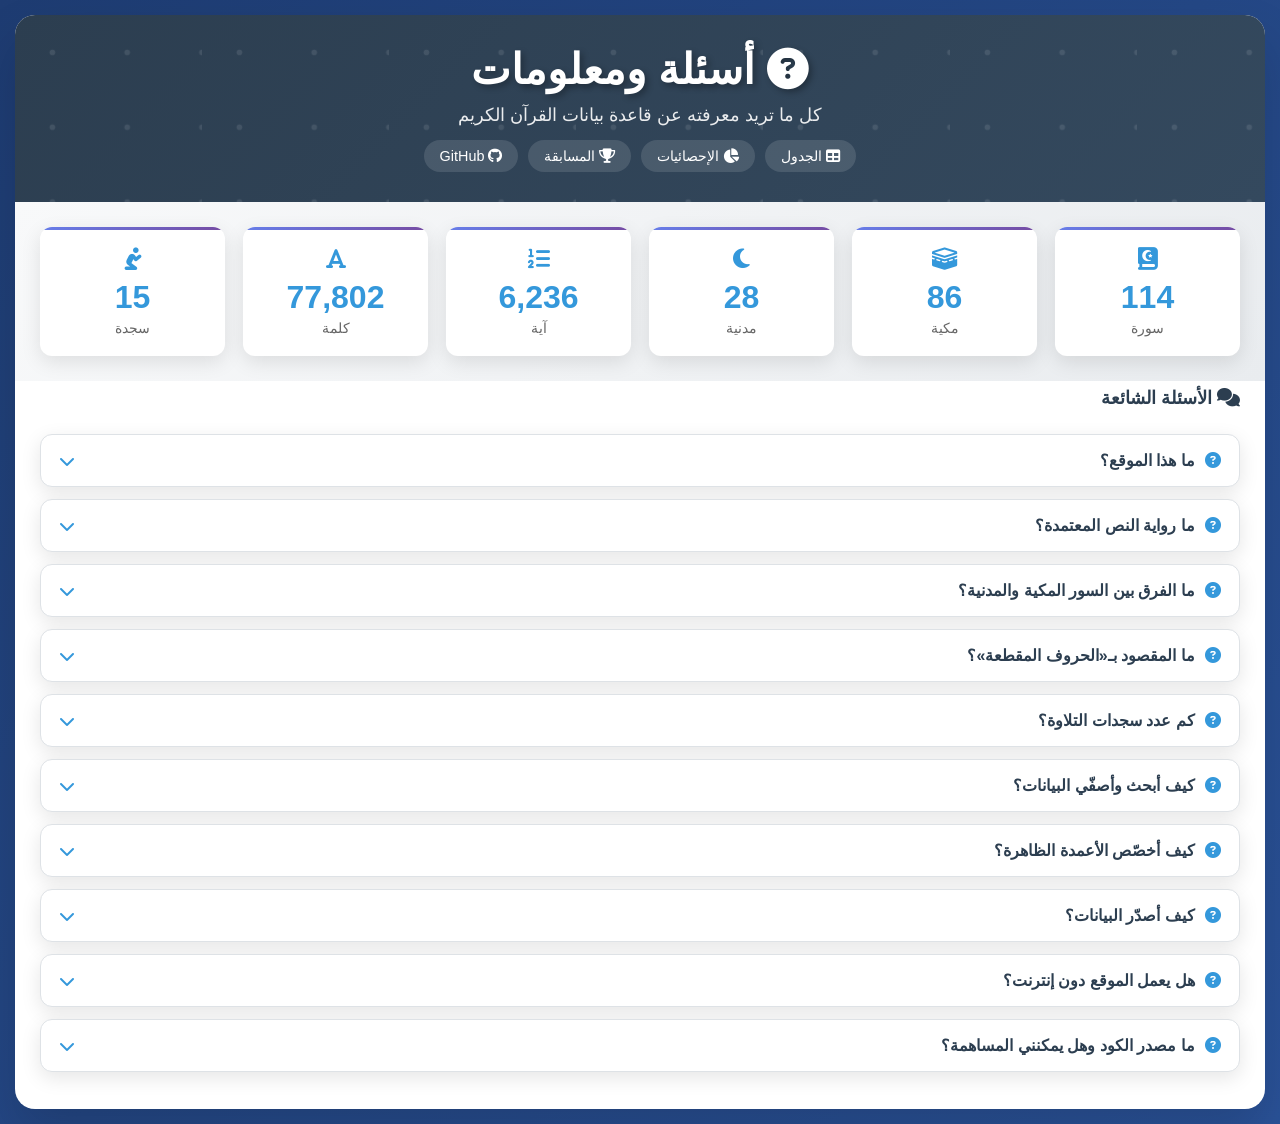
<file: faq.html>
<!DOCTYPE html>
<html lang="ar" dir="rtl">
<head>
    <meta charset="UTF-8">
    <meta name="viewport" content="width=device-width, initial-scale=1.0">
    <meta name="theme-color" content="#2c3e50">
    <title>أسئلة ومعلومات — قاعدة بيانات القرآن الكريم</title>
    <link rel="manifest" href="manifest.json">
    <link rel="stylesheet" href="style.css">
    <link rel="stylesheet" href="https://cdnjs.cloudflare.com/ajax/libs/font-awesome/6.5.1/css/all.min.css">
    <style>
        .faq-wrap { padding: 25px; }
        .faq-item {
            background: var(--bg-surface);
            border: 1px solid var(--border-soft);
            border-radius: var(--radius-md);
            margin-bottom: 12px;
            overflow: hidden;
            box-shadow: var(--shadow-sm);
        }
        .faq-q {
            padding: 16px 18px;
            cursor: pointer;
            display: flex;
            align-items: center;
            justify-content: space-between;
            gap: 10px;
            font-weight: 600;
            color: var(--text-main);
            transition: background var(--speed);
        }
        .faq-q:hover { background: var(--bg-surface-alt); }
        .faq-q .chev { transition: transform var(--speed); color: var(--color-info); }
        .faq-item.open .chev { transform: rotate(180deg); }
        .faq-a {
            max-height: 0;
            overflow: hidden;
            transition: max-height var(--speed) ease, padding var(--speed) ease;
            padding: 0 18px;
            color: var(--text-muted);
            line-height: 1.95;
        }
        .faq-item.open .faq-a { max-height: 320px; padding: 0 18px 16px; }
        .faq-q .q-icon { color: var(--color-info); margin-left: 6px; }
        .section-title { padding: 6px 25px 0; color: var(--text-main); font-size: 1.15rem; }
    </style>
</head>
<body>
    <div class="container">
        <header class="header">
            <div class="header-content">
                <h1><i class="fa-solid fa-circle-question"></i> أسئلة ومعلومات</h1>
                <p class="subtitle">كل ما تريد معرفته عن قاعدة بيانات القرآن الكريم</p>
                <nav class="header-links">
                    <a href="index.html"><i class="fa-solid fa-table"></i> الجدول</a>
                    <a href="stats.html"><i class="fa-solid fa-chart-pie"></i> الإحصائيات</a>
                    <a href="quiz.html"><i class="fa-solid fa-trophy"></i> المسابقة</a>
                    <a href="https://github.com/Alhlhli/Quran-Database" target="_blank" rel="noopener"><i class="fa-brands fa-github"></i> GitHub</a>
                </nav>
            </div>
        </header>

        <!-- معلومات سريعة (محسوبة من البيانات) -->
        <section class="statistics" id="quickInfo"></section>

        <h2 class="section-title"><i class="fa-solid fa-comments"></i> الأسئلة الشائعة</h2>
        <div class="faq-wrap" id="faqList"></div>
    </div>

    <script>
    // تطبيق سمة الوضع الليلي المحفوظة
    (function () {
        try {
            const s = JSON.parse(localStorage.getItem('quranSettings') || '{}');
            document.documentElement.setAttribute('data-theme', s.theme || 'light');
        } catch (e) {}
    })();

    const FAQ = [
        ['ما هذا الموقع؟', 'قاعدة بيانات تفاعلية تعرض جميع سور القرآن الكريم الـ114 مع 27 حقلًا من المعلومات والإحصائيات لكل سورة، قابلة للبحث والفرز والتصفية والتصدير.'],
        ['ما رواية النص المعتمدة؟', 'جميع البيانات وفق رواية حفص عن عاصم، وهي الرواية الأكثر انتشارًا في العالم الإسلامي.'],
        ['ما الفرق بين السور المكية والمدنية؟', 'المكية ما نزل قبل هجرة النبي ﷺ إلى المدينة، والمدنية ما نزل بعدها. في هذه القاعدة 86 سورة مكية و28 مدنية.'],
        ['ما المقصود بـ«الحروف المقطعة»؟', 'هي حروف تبدأ بها بعض السور مثل (الم، الر، حم...) وتُعرف بفواتح السور، وعددها وتشكيلاتها من إعجاز القرآن.'],
        ['كم عدد سجدات التلاوة؟', 'سجدات التلاوة مواضع يُسنّ السجود عند تلاوتها، وعمود «السجدات» يبيّن وجودها في كل سورة.'],
        ['كيف أبحث وأصفّي البيانات؟', 'اكتب في صندوق البحث للبحث في الأسماء والأنبياء والأسماء الحسنى. انقر عنوان أي عمود للترتيب، واضغط أيقونة ▼ بجانب العنوان لاختيار قيمة محددة للتصفية.'],
        ['كيف أخصّص الأعمدة الظاهرة؟', 'من زر «الإعدادات» يمكنك اختيار الأعمدة التي تريد إظهارها لتقليل الازدحام، وضبط الوضع الليلي وحجم الخط وكثافة الجدول.'],
        ['كيف أصدّر البيانات؟', 'استخدم زرّي «Excel» و«CSV» في الأعلى لتنزيل كامل البيانات بصيغة جدول جاهزة للاستخدام.'],
        ['هل يعمل الموقع دون إنترنت؟', 'نعم، التطبيق يدعم تقنية PWA؛ بعد أول زيارة يمكن تثبيته على الجهاز واستخدامه دون اتصال.'],
        ['ما مصدر الكود وهل يمكنني المساهمة؟', 'المشروع مفتوح المصدر على GitHub، ويمكنك فتح Issue أو إرسال Pull Request للمساهمة في تطويره.'],
    ];

    function renderFaq() {
        document.getElementById('faqList').innerHTML = FAQ.map(([q, a]) => `
            <div class="faq-item">
                <div class="faq-q"><span><i class="fa-solid fa-circle-question q-icon"></i> ${q}</span><i class="fa-solid fa-chevron-down chev"></i></div>
                <div class="faq-a">${a}</div>
            </div>`).join('');
        document.querySelectorAll('.faq-q').forEach(q =>
            q.addEventListener('click', () => q.parentElement.classList.toggle('open')));
    }

    async function renderInfo() {
        try {
            const res = await fetch('quran-data.json');
            const d = await res.json();
            const surahs = Array.isArray(d.surahs) ? d.surahs
                : d.data.map(r => Object.fromEntries(d.columns.map((c, i) => [c, r[i]])));
            const sum = k => surahs.reduce((a, s) => a + (typeof s[k] === 'number' ? s[k] : 0), 0);
            const cards = [
                ['fa-book-quran', surahs.length, 'سورة'],
                ['fa-kaaba', surahs.filter(s => s.type === 'مكية').length, 'مكية'],
                ['fa-moon', surahs.filter(s => s.type === 'مدنية').length, 'مدنية'],
                ['fa-list-ol', sum('verses').toLocaleString('en-US'), 'آية'],
                ['fa-font', sum('words').toLocaleString('en-US'), 'كلمة'],
                ['fa-person-praying', sum('sajdahs'), 'سجدة'],
            ];
            document.getElementById('quickInfo').innerHTML = cards.map(([i, n, l]) =>
                `<div class="stat-card"><div class="stat-icon"><i class="fa-solid ${i}"></i></div><div class="stat-number">${n}</div><div class="stat-label">${l}</div></div>`).join('');
        } catch (e) {
            document.getElementById('quickInfo').style.display = 'none';
        }
    }

    renderFaq();
    renderInfo();
    </script>
</body>
</html>
</file>
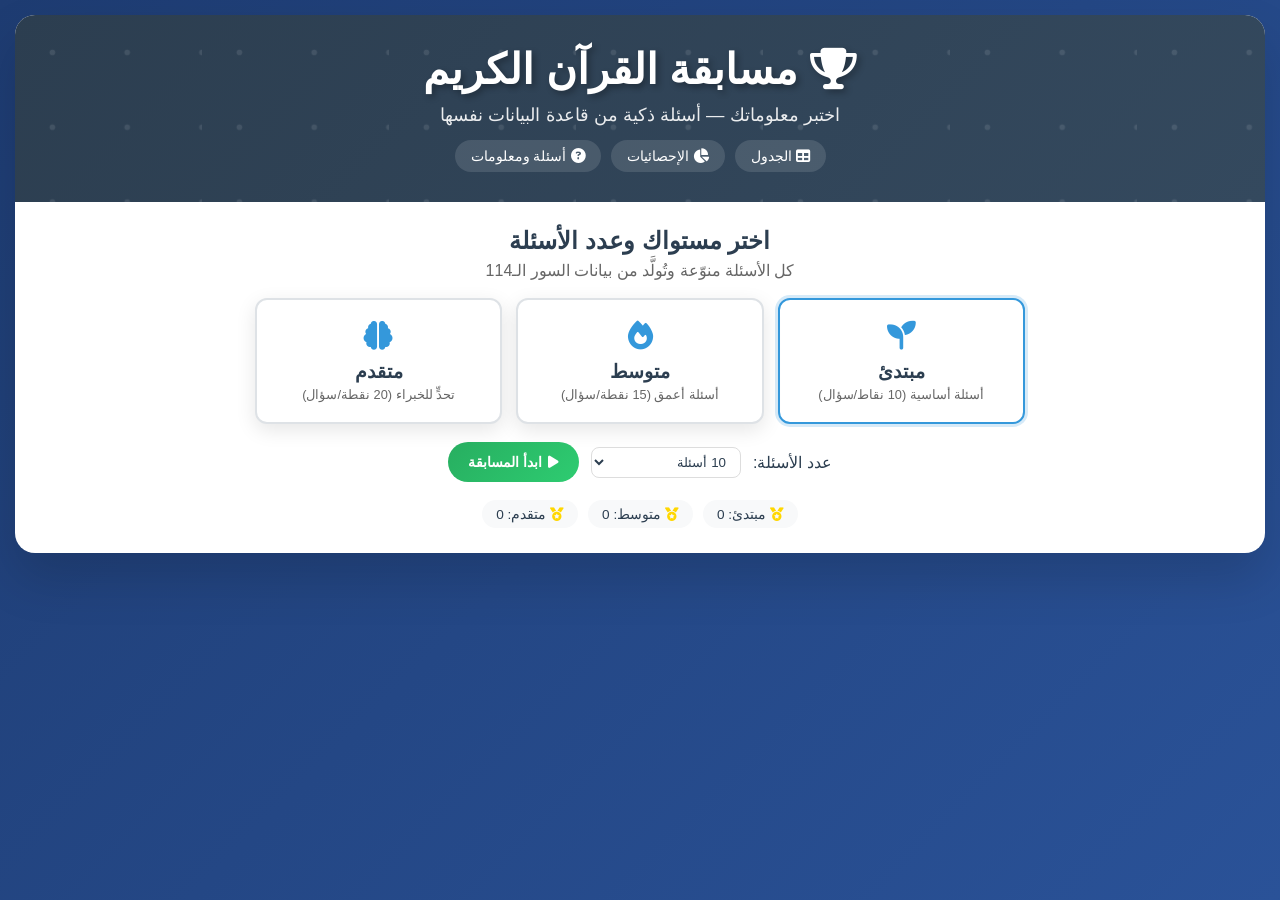
<file: quiz.html>
<!DOCTYPE html>
<html lang="ar" dir="rtl">
<head>
    <meta charset="UTF-8">
    <meta name="viewport" content="width=device-width, initial-scale=1.0">
    <meta name="theme-color" content="#2c3e50">
    <title>المسابقة — قاعدة بيانات القرآن الكريم</title>
    <link rel="manifest" href="manifest.json">
    <link rel="stylesheet" href="style.css">
    <link rel="stylesheet" href="https://cdnjs.cloudflare.com/ajax/libs/font-awesome/6.5.1/css/all.min.css">
    <style>
        .quiz-wrap { padding: 25px; max-width: 820px; margin: 0 auto; }

        /* اختيار المستوى */
        .levels { display: grid; grid-template-columns: repeat(3, 1fr); gap: 14px; margin: 18px 0; }
        .level-card {
            background: var(--bg-surface); border: 2px solid var(--border-soft);
            border-radius: var(--radius-md); padding: 20px 12px; text-align: center;
            cursor: pointer; transition: all var(--speed); box-shadow: var(--shadow-sm);
        }
        .level-card:hover { transform: translateY(-3px); }
        .level-card.selected { border-color: var(--color-info); box-shadow: 0 0 0 3px rgba(52,152,219,.2); }
        .level-card .lc-icon { font-size: 1.8rem; margin-bottom: 8px; color: var(--color-info); }
        .level-card h3 { color: var(--text-main); margin-bottom: 4px; }
        .level-card p { color: var(--text-muted); font-size: .8rem; }

        .start-row { display: flex; gap: 12px; align-items: center; justify-content: center; flex-wrap: wrap; margin-top: 16px; }
        .best-scores { display: flex; gap: 10px; justify-content: center; flex-wrap: wrap; margin-top: 18px; }
        .best-chip { background: var(--bg-surface-alt); color: var(--text-main); padding: 6px 14px; border-radius: var(--radius-pill); font-size: .85rem; }
        .best-chip i { color: var(--color-gold); }

        /* شاشة السؤال */
        .quiz-card { background: var(--bg-surface); border-radius: var(--radius-md); box-shadow: var(--shadow-sm); padding: 22px; }
        .q-head { display: flex; justify-content: space-between; align-items: center; margin-bottom: 12px; color: var(--text-muted); font-size: .9rem; flex-wrap: wrap; gap: 8px; }
        .q-head .q-score { color: var(--color-info); font-weight: bold; }
        .q-level-tag { background: var(--color-info); color: #fff; padding: 3px 12px; border-radius: var(--radius-pill); font-size: .78rem; }
        .q-bar-track { height: 6px; background: var(--border-soft); border-radius: var(--radius-pill); overflow: hidden; margin-bottom: 18px; }
        .q-bar { height: 100%; width: 0; background: linear-gradient(90deg,#667eea,#764ba2); transition: width var(--speed); }
        .q-text { font-size: 1.25rem; font-weight: 600; color: var(--text-main); line-height: 1.8; margin-bottom: 18px; }
        .q-options { display: grid; gap: 10px; }
        .q-option {
            text-align: right; padding: 14px 18px; border: 2px solid var(--border-soft);
            background: var(--bg-surface-alt); color: var(--text-main); border-radius: var(--radius-sm);
            font-size: 1rem; cursor: pointer; transition: all var(--speed);
        }
        .q-option:hover:not(.disabled) { border-color: var(--color-info); transform: translateX(-3px); }
        .q-option.disabled { cursor: default; }
        .q-option.correct { border-color: var(--color-accent); background: rgba(39,174,96,.15); font-weight: bold; }
        .q-option.wrong { border-color: #e74c3c; background: rgba(231,76,60,.12); }
        .q-feedback { margin-top: 16px; padding: 0; font-size: .95rem; line-height: 1.8; }
        .q-feedback.ok { color: var(--color-accent); }
        .q-feedback.bad { color: #e74c3c; }
        .q-actions { margin-top: 18px; text-align: center; }

        /* شاشة النتيجة */
        .result-card { background: var(--bg-surface); border-radius: var(--radius-md); box-shadow: var(--shadow-sm); padding: 34px 24px; text-align: center; }
        .result-icon { font-size: 3.4rem; color: var(--color-gold); margin-bottom: 12px; }
        .result-score { font-size: 3rem; font-weight: bold; color: var(--color-info); margin: 8px 0; }
        .result-score small { font-size: 1rem; color: var(--text-muted); font-weight: normal; }
        .result-msg { font-size: 1.2rem; color: var(--text-main); margin-bottom: 8px; }
        .result-detail { color: var(--text-muted); margin-bottom: 10px; }
        .result-best { color: var(--text-main); margin-bottom: 20px; font-size: .95rem; }
        .result-best i { color: var(--color-gold); }
    </style>
</head>
<body>
    <div class="container">
        <header class="header">
            <div class="header-content">
                <h1><i class="fa-solid fa-trophy"></i> مسابقة القرآن الكريم</h1>
                <p class="subtitle">اختبر معلوماتك — أسئلة ذكية من قاعدة البيانات نفسها</p>
                <nav class="header-links">
                    <a href="index.html"><i class="fa-solid fa-table"></i> الجدول</a>
                    <a href="stats.html"><i class="fa-solid fa-chart-pie"></i> الإحصائيات</a>
                    <a href="faq.html"><i class="fa-solid fa-circle-question"></i> أسئلة ومعلومات</a>
                </nav>
            </div>
        </header>

        <div class="quiz-wrap">

            <!-- شاشة البداية -->
            <section id="startScreen">
                <h2 style="text-align:center;color:var(--text-main);margin-bottom:6px;">اختر مستواك وعدد الأسئلة</h2>
                <p style="text-align:center;color:var(--text-muted);">كل الأسئلة منوّعة وتُولَّد من بيانات السور الـ114</p>

                <div class="levels">
                    <div class="level-card selected" data-level="مبتدئ">
                        <div class="lc-icon"><i class="fa-solid fa-seedling"></i></div>
                        <h3>مبتدئ</h3><p>أسئلة أساسية (10 نقاط/سؤال)</p>
                    </div>
                    <div class="level-card" data-level="متوسط">
                        <div class="lc-icon"><i class="fa-solid fa-fire"></i></div>
                        <h3>متوسط</h3><p>أسئلة أعمق (15 نقطة/سؤال)</p>
                    </div>
                    <div class="level-card" data-level="متقدم">
                        <div class="lc-icon"><i class="fa-solid fa-brain"></i></div>
                        <h3>متقدم</h3><p>تحدٍّ للخبراء (20 نقطة/سؤال)</p>
                    </div>
                </div>

                <div class="start-row">
                    <label for="amountSelect" style="color:var(--text-main);">عدد الأسئلة:</label>
                    <select class="select-input" id="amountSelect"></select>
                    <button class="btn btn-primary" id="startBtn"><i class="fa-solid fa-play"></i> ابدأ المسابقة</button>
                </div>

                <div class="best-scores" id="bestScores"></div>
            </section>

            <!-- شاشة السؤال -->
            <section id="quizScreen" style="display:none;">
                <div class="quiz-card">
                    <div class="q-head">
                        <span id="qProgress"></span>
                        <span class="q-level-tag" id="qLevelTag"></span>
                        <span class="q-score" id="qScore"></span>
                    </div>
                    <div class="q-bar-track"><div class="q-bar" id="qBar"></div></div>
                    <div class="q-text" id="qText"></div>
                    <div class="q-options" id="qOptions"></div>
                    <div class="q-feedback" id="qFeedback"></div>
                    <div class="q-actions">
                        <button class="btn btn-primary" id="nextBtn" style="display:none;"><i class="fa-solid fa-arrow-left"></i> التالي</button>
                    </div>
                </div>
            </section>

            <!-- شاشة النتيجة -->
            <section id="resultScreen" style="display:none;">
                <div class="result-card">
                    <div class="result-icon" id="resultIcon"></div>
                    <div class="result-msg" id="resultMsg"></div>
                    <div class="result-score" id="resultScore"></div>
                    <div class="result-detail" id="resultDetail"></div>
                    <div class="result-best" id="resultBest"></div>
                    <button class="btn btn-primary" id="retryBtn"><i class="fa-solid fa-rotate-right"></i> مسابقة جديدة</button>
                </div>
            </section>

        </div>
    </div>
</body>
<script src="quiz.js" defer></script>    
</html>
</file>
<file: style.css>
/* =====================================================================
   قاعدة بيانات القرآن الكريم — ورقة الأنماط
   منظمة في أقسام واضحة وتعتمد على متغيرات CSS للألوان
   ---------------------------------------------------------------------
   1) متغيرات الألوان (الوضع الفاتح + الليلي)
   2) إعادة الضبط والأساسيات
   3) التخطيط العام والترويسة
   4) شريط الأدوات وعناصر التحكم
   5) الأزرار
   6) الجدول والشارات
   7) بطاقات الإحصائيات
   8) لوحة الإعدادات (Drawer)
   9) قائمة تصفية الأعمدة
   10) النوافذ المنبثقة (Modal)
   11) الحركات (Animations)
   12) التجاوب (Responsive)
   ===================================================================== */

/* =====================================================================
   1) متغيرات الألوان
   ===================================================================== */
:root {
    --color-primary: #2a5298;
    --color-primary-dark: #1e3c72;
    --color-accent: #27ae60;
    --color-accent-2: #2ecc71;
    --color-info: #3498db;
    --color-info-dark: #2980b9;
    --color-gold: #ffd700;

    --bg-app: linear-gradient(135deg, #1e3c72 0%, #2a5298 100%);
    --bg-surface: #ffffff;
    --bg-surface-alt: #f8f9fa;
    --bg-surface-alt2: #e9ecef;
    --bg-row-even: #f8f9fa;
    --bg-row-hover: #e3f2fd;
    --bg-header-table: linear-gradient(135deg, #3498db 0%, #2980b9 100%);
    --bg-header-page: linear-gradient(135deg, #2c3e50 0%, #34495e 100%);

    --text-main: #2c3e50;
    --text-muted: #666;
    --text-on-dark: #ffffff;

    --border-soft: #dee2e6;
    --border-input: #ddd;

    --shadow-sm: 0 6px 20px rgba(0, 0, 0, 0.1);
    --shadow-md: 0 12px 25px rgba(0, 0, 0, 0.15);
    --shadow-lg: 0 25px 50px rgba(0, 0, 0, 0.15);

    --radius-sm: 8px;
    --radius-md: 12px;
    --radius-lg: 20px;
    --radius-pill: 50px;

    --badge-makki-bg: linear-gradient(135deg, #e3f2fd 0%, #bbdefb 100%);
    --badge-makki-text: #1976d2;
    --badge-madani-bg: linear-gradient(135deg, #e8f5e8 0%, #c8e6c9 100%);
    --badge-madani-text: #388e3c;

    --row-makki: rgba(227, 242, 253, 0.3);
    --row-madani: rgba(232, 245, 232, 0.3);

    --speed: 0.3s;
    --cell-font: 11px;
}

/* الوضع الليلي — يكفي تبديل قيم المتغيرات */
[data-theme="dark"] {
    --bg-app: linear-gradient(135deg, #0b1622 0%, #14243a 100%);
    --bg-surface: #1b2735;
    --bg-surface-alt: #223044;
    --bg-surface-alt2: #2a3a52;
    --bg-row-even: #223044;
    --bg-row-hover: #2f4561;
    --bg-header-table: linear-gradient(135deg, #25415f 0%, #1d3149 100%);
    --bg-header-page: linear-gradient(135deg, #16212f 0%, #1d2c3f 100%);

    --text-main: #e6edf3;
    --text-muted: #9fb0c0;

    --border-soft: #334155;
    --border-input: #3a4a5e;

    --badge-makki-bg: linear-gradient(135deg, #1e3a5f 0%, #28507e 100%);
    --badge-makki-text: #8fc3ff;
    --badge-madani-bg: linear-gradient(135deg, #1f4030 0%, #2a5a40 100%);
    --badge-madani-text: #87e3a6;

    --row-makki: rgba(40, 80, 126, 0.25);
    --row-madani: rgba(42, 90, 64, 0.25);
}

/* تعطيل الحركات عند رغبة المستخدم */
[data-motion="off"] * {
    transition: none !important;
    animation: none !important;
}

/* كثافة مريحة / مضغوطة */
[data-density="compact"] {
    --cell-font: 10px;
}

/* =====================================================================
   2) إعادة الضبط والأساسيات
   ===================================================================== */
* {
    margin: 0;
    padding: 0;
    box-sizing: border-box;
}

body {
    font-family: 'Segoe UI', Tahoma, Geneva, Verdana, sans-serif;
    background: var(--bg-app);
    min-height: 100vh;
    padding: 15px;
    color: var(--text-main);
    transition: background var(--speed);
}

/* =====================================================================
   3) التخطيط العام والترويسة
   ===================================================================== */
.container {
    max-width: 1800px;
    margin: 0 auto;
    background: var(--bg-surface);
    border-radius: var(--radius-lg);
    box-shadow: var(--shadow-lg);
    overflow: hidden;
    transition: background var(--speed);
}

.header {
    background: var(--bg-header-page);
    color: var(--text-on-dark);
    padding: 30px;
    text-align: center;
    position: relative;
    overflow: hidden;
}

.header::before {
    content: '';
    position: absolute;
    inset: 0;
    background: url('data:image/svg+xml,<svg xmlns="http://www.w3.org/2000/svg" viewBox="0 0 100 100"><defs><pattern id="m" patternUnits="userSpaceOnUse" width="40" height="40"><circle cx="20" cy="20" r="1.5" fill="rgba(255,255,255,0.1)"/></pattern></defs><rect width="100" height="100" fill="url(%23m)"/></svg>');
}

.header-content { position: relative; z-index: 1; }

.header h1 {
    font-size: 2.6rem;
    margin-bottom: 10px;
    text-shadow: 3px 3px 6px rgba(0, 0, 0, 0.3);
    font-weight: 700;
}

.header .subtitle { font-size: 1.15rem; opacity: 0.9; margin-bottom: 8px; }
.header .description { font-size: 0.95rem; opacity: 0.8; }

.header-links { margin-top: 14px; display: flex; gap: 10px; justify-content: center; flex-wrap: wrap; }
.header-links a {
    color: var(--text-on-dark);
    text-decoration: none;
    background: rgba(255, 255, 255, 0.12);
    padding: 8px 16px;
    border-radius: var(--radius-pill);
    font-size: 0.9rem;
    transition: background var(--speed);
}
.header-links a:hover { background: rgba(255, 255, 255, 0.25); }

/* =====================================================================
   4) شريط الأدوات وعناصر التحكم
   ===================================================================== */
.controls {
    padding: 20px 25px;
    background: linear-gradient(135deg, var(--bg-surface-alt) 0%, var(--bg-surface-alt2) 100%);
    border-bottom: 3px solid var(--border-soft);
    display: flex;
    gap: 12px;
    align-items: center;
    flex-wrap: wrap;
}

.search-wrap { position: relative; flex: 1; min-width: 240px; }
.search-wrap .search-icon {
    position: absolute;
    right: 16px;
    top: 50%;
    transform: translateY(-50%);
    color: var(--text-muted);
    pointer-events: none;
}
.search-box {
    width: 100%;
    padding: 12px 44px 12px 18px;
    border: 2px solid var(--border-input);
    border-radius: var(--radius-pill);
    font-size: 14px;
    transition: all var(--speed);
    background: var(--bg-surface);
    color: var(--text-main);
}
.search-box:focus {
    outline: none;
    border-color: var(--color-primary);
    box-shadow: 0 0 15px rgba(102, 126, 234, 0.2);
    transform: translateY(-1px);
}

.result-count {
    font-size: 0.85rem;
    color: var(--text-muted);
    white-space: nowrap;
}

/* =====================================================================
   5) الأزرار
   ===================================================================== */
.btn {
    padding: 12px 20px;
    border: none;
    border-radius: var(--radius-pill);
    cursor: pointer;
    font-size: 14px;
    font-weight: 600;
    transition: all var(--speed);
    text-decoration: none;
    display: inline-flex;
    align-items: center;
    gap: 6px;
    color: var(--text-on-dark);
}
.btn:hover { transform: translateY(-2px); }
.btn-primary { background: linear-gradient(135deg, var(--color-accent) 0%, var(--color-accent-2) 100%); }
.btn-primary:hover { box-shadow: 0 8px 20px rgba(46, 204, 113, 0.3); }
.btn-secondary { background: linear-gradient(135deg, var(--color-info) 0%, #5dade2 100%); }
.btn-secondary:hover { box-shadow: 0 8px 20px rgba(52, 152, 219, 0.3); }
.btn-settings { background: linear-gradient(135deg, #8e44ad 0%, #9b59b6 100%); }
.btn-settings:hover { box-shadow: 0 8px 20px rgba(155, 89, 182, 0.3); }
.btn-toggle { background: linear-gradient(135deg, #e67e22 0%, #f39c12 100%); }
.btn-toggle.active { background: linear-gradient(135deg, #c0392b 0%, #e74c3c 100%); }

/* =====================================================================
   6) الجدول والشارات
   ===================================================================== */
.progress-container { padding: 0 25px 16px; background: linear-gradient(135deg, var(--bg-surface-alt) 0%, var(--bg-surface-alt2) 100%); }
.progress-bar { width: 100%; height: 5px; background: var(--border-soft); border-radius: var(--radius-pill); overflow: hidden; }
.progress-fill { height: 100%; background: linear-gradient(90deg, #667eea, #764ba2); width: 0%; transition: width 0.4s ease; border-radius: var(--radius-pill); }

.table-container { overflow-x: auto; max-height: 70vh; background: var(--bg-surface); }

table { width: 100%; border-collapse: collapse; font-size: var(--cell-font); }

/* أحجام الخط داخل الجدول نسبية (em) حتى يتحكم بها إعداد "حجم الخط" بالكامل */
th {
    background: var(--bg-header-table);
    color: var(--text-on-dark);
    padding: 14px 18px 14px 6px;
    text-align: center;
    position: sticky;
    top: 0;
    z-index: 10;
    font-weight: bold;
    border: 1px solid var(--color-info-dark);
    font-size: 0.95em;
    white-space: nowrap;
    cursor: pointer;
    user-select: none;
    transition: background var(--speed);
}
th:hover { filter: brightness(1.08); }
th .sort-indicator { display: inline-block; margin-right: 3px; font-size: 1em; opacity: 0.85; }

td {
    padding: 10px 5px;
    text-align: center;
    border: 1px solid var(--border-soft);
    transition: background 0.2s;
    font-size: 1em;
    color: var(--text-main);
}

/* الكثافة المضغوطة تقلّل التباعد لا الخط */
[data-density="compact"] td { padding: 5px 3px; }
[data-density="compact"] th { padding: 9px 16px 9px 4px; }

tbody tr:nth-child(even) { background-color: var(--bg-row-even); }
tbody tr:hover { background-color: var(--bg-row-hover) !important; }
tr.makki td { background: var(--row-makki); }
tr.madani td { background: var(--row-madani); }

td.surah-name { font-weight: bold; font-size: 1.12em; color: var(--text-main); white-space: nowrap; }

.type-badge { padding: 4px 10px; border-radius: 15px; font-size: 0.82em; font-weight: 600; white-space: nowrap; }
.makki-badge { background: var(--badge-makki-bg); color: var(--badge-makki-text); }
.madani-badge { background: var(--badge-madani-bg); color: var(--badge-madani-text); }

.cell-tag { font-size: 0.85em; white-space: normal; word-break: break-word; }
/* جعل البيانات تتلاءم (fit) داخل الخلايا دون فيض أفقي */
td { word-break: break-word; overflow-wrap: anywhere; }
.cell-verse { font-size: 0.85em; max-width: 420px; text-align: justify; line-height: 1.7; }
/* عمود "أطول آية" أعرض لاستيعاب النص الكامل */
.cell-longest { max-width: 720px; min-width: 560px; white-space: normal; }
th.th-longest { min-width: 560px; }
.cell-prophets { background: rgba(255, 243, 205, 0.6); }
[data-theme="dark"] .cell-prophets { background: rgba(120, 95, 20, 0.35); }

/* ---------- تثبيت الأعمدة الأولى عند التمرير الأفقي (RTL) ---------- */
th.col-seq,  td.col-seq  { position: sticky; right: 0;    width: 40px; }
th.col-fav,  td.col-fav  { position: sticky; right: 40px; width: 34px; }
th.col-name, td.col-name { position: sticky; right: 74px; }
td.col-seq, td.col-fav, td.col-name { z-index: 6; }
/* رؤوس الأعمدة المثبّتة تبقى في الزاوية فوق الجميع */
thead th.col-seq, thead th.col-fav, thead th.col-name { z-index: 30; }
/* خلفية صلبة للخلايا المثبّتة حتى لا يظهر المحتوى خلفها */
tbody td.col-seq, tbody td.col-fav, tbody td.col-name { background: var(--bg-surface); }
tbody tr:nth-child(even) td.col-seq,
tbody tr:nth-child(even) td.col-fav,
tbody tr:nth-child(even) td.col-name { background: var(--bg-row-even); }
tbody tr:hover td.col-seq,
tbody tr:hover td.col-fav,
tbody tr:hover td.col-name { background: var(--bg-row-hover); }

/* زر المفضلة */
.fav-btn { background: none; border: none; cursor: pointer; font-size: 14px; color: #cfd6dd; transition: transform var(--speed), color var(--speed); }
.fav-btn:hover { transform: scale(1.25); }
.fav-btn.active { color: var(--color-gold); }

.loading { text-align: center; padding: 40px; color: var(--text-muted); font-size: 16px; }
.empty-row td { text-align: center; padding: 30px; color: var(--text-muted); font-size: 14px; }

/* =====================================================================
   7) بطاقات الإحصائيات
   ===================================================================== */
.statistics {
    padding: 25px;
    background: linear-gradient(135deg, var(--bg-surface-alt) 0%, var(--bg-surface-alt2) 100%);
    display: grid;
    grid-template-columns: repeat(auto-fit, minmax(160px, 1fr));
    gap: 18px;
}
.stat-card {
    background: var(--bg-surface);
    padding: 20px;
    border-radius: var(--radius-md);
    text-align: center;
    box-shadow: var(--shadow-sm);
    transition: all var(--speed);
    position: relative;
    overflow: hidden;
}
.stat-card::before { content: ''; position: absolute; top: 0; left: 0; right: 0; height: 3px; background: linear-gradient(135deg, #667eea 0%, #764ba2 100%); }
.stat-card:hover { transform: translateY(-3px); box-shadow: var(--shadow-md); }
.stat-icon { font-size: 1.4rem; color: var(--color-info); margin-bottom: 6px; }
.stat-number { font-size: 2rem; font-weight: bold; color: var(--color-info); margin-bottom: 4px; }
.stat-label { color: var(--text-muted); font-size: 0.9rem; font-weight: 500; }

/* =====================================================================
   8) لوحة الإعدادات (Drawer)
   ===================================================================== */
.overlay {
    position: fixed;
    inset: 0;
    background: rgba(0, 0, 0, 0.5);
    opacity: 0;
    visibility: hidden;
    transition: opacity var(--speed);
    z-index: 900;
}
.overlay.open { opacity: 1; visibility: visible; }

.drawer {
    position: fixed;
    top: 0;
    right: 0;
    width: 380px;
    max-width: 90vw;
    height: 100%;
    background: var(--bg-surface);
    box-shadow: -10px 0 40px rgba(0, 0, 0, 0.25);
    transform: translateX(100%);
    transition: transform var(--speed) ease;
    z-index: 1000;
    display: flex;
    flex-direction: column;
}
.drawer.open { transform: translateX(0); }
.drawer-header {
    padding: 20px;
    background: var(--bg-header-page);
    color: var(--text-on-dark);
    display: flex;
    align-items: center;
    justify-content: space-between;
}
.drawer-header h2 { font-size: 1.2rem; }
.drawer-close { background: none; border: none; color: #fff; font-size: 1.4rem; cursor: pointer; }
.drawer-body { padding: 20px; overflow-y: auto; flex: 1; }

.settings-section { margin-bottom: 26px; }
.settings-section h3 {
    font-size: 0.95rem;
    color: var(--text-main);
    margin-bottom: 12px;
    padding-bottom: 6px;
    border-bottom: 2px solid var(--border-soft);
    display: flex;
    align-items: center;
    gap: 8px;
}
.setting-row { display: flex; align-items: center; justify-content: space-between; padding: 8px 0; gap: 10px; }
.setting-row label { font-size: 0.9rem; color: var(--text-main); }

/* مفتاح تبديل */
.switch { position: relative; width: 46px; height: 24px; flex-shrink: 0; }
.switch input { opacity: 0; width: 0; height: 0; }
.slider {
    position: absolute; cursor: pointer; inset: 0;
    background: #ccc; border-radius: 24px; transition: var(--speed);
}
.slider::before {
    content: ''; position: absolute; height: 18px; width: 18px;
    right: 3px; bottom: 3px; background: #fff; border-radius: 50%; transition: var(--speed);
}
.switch input:checked + .slider { background: var(--color-accent); }
.switch input:checked + .slider::before { transform: translateX(-22px); }

.select-input, .range-input { width: 150px; }
.select-input { padding: 6px 10px; border-radius: var(--radius-sm); border: 1px solid var(--border-input); background: var(--bg-surface); color: var(--text-main); }

/* قائمة أعمدة قابلة للتأشير */
.columns-list { display: flex; flex-direction: column; gap: 4px; max-height: 260px; overflow-y: auto; border: 1px solid var(--border-soft); border-radius: var(--radius-sm); padding: 8px; }
.column-item { display: flex; align-items: center; gap: 8px; padding: 5px 6px; border-radius: 6px; font-size: 0.85rem; cursor: pointer; }
.column-item:hover { background: var(--bg-surface-alt); }
.column-item input { width: 16px; height: 16px; cursor: pointer; }
.columns-actions { display: flex; gap: 8px; margin-top: 8px; }
.btn-mini { flex: 1; padding: 8px; font-size: 0.8rem; border: 1px solid var(--border-soft); background: var(--bg-surface-alt); color: var(--text-main); border-radius: var(--radius-sm); cursor: pointer; transition: background var(--speed); }
.btn-mini:hover { background: var(--bg-surface-alt2); }

/* =====================================================================
   9) قائمة تصفية الأعمدة
   ===================================================================== */
.filter-icon {
    cursor: pointer;
    font-size: 11px;
    color: var(--text-on-dark);
    transition: color 0.2s;
    display: flex;
    align-items: center;
    justify-content: center;
    width: 20px;
    height: 20px;
    position: absolute;
    top: 50%;
    transform: translateY(-50%);
    right: 3px;
    z-index: 20;
}
.filter-icon:hover, .filter-icon.filtered { color: var(--color-gold); }

.filter-menu {
    position: absolute;
    z-index: 1100;
    background: var(--bg-surface);
    border: 1px solid var(--border-soft);
    border-radius: var(--radius-sm);
    box-shadow: var(--shadow-md);
    max-height: 280px;
    overflow-y: auto;
    min-width: 190px;
    direction: rtl;
}
.filter-menu ul { list-style: none; }
.filter-menu li {
    padding: 10px 14px;
    cursor: pointer;
    font-size: 11px;
    border-bottom: 1px solid var(--border-soft);
    display: flex;
    justify-content: space-between;
    align-items: center;
    line-height: 1.4;
    color: var(--text-main);
}
.filter-menu li:hover { background: var(--bg-surface-alt); }
.filter-menu li.active { background: var(--bg-row-hover); font-weight: bold; }
.filter-menu li span { color: var(--text-muted); font-size: 10px; }

/* =====================================================================
   10) النوافذ المنبثقة (Modal) — تفاصيل السورة
   ===================================================================== */
.modal-card {
    position: fixed;
    top: 50%;
    left: 50%;
    transform: translate(-50%, -50%) scale(0.9);
    width: 640px;
    max-width: 92vw;
    max-height: 86vh;
    overflow-y: auto;
    background: var(--bg-surface);
    border-radius: var(--radius-md);
    box-shadow: var(--shadow-lg);
    z-index: 1000;
    opacity: 0;
    visibility: hidden;
    transition: opacity var(--speed), transform var(--speed);
}
.modal-card.open { opacity: 1; visibility: visible; transform: translate(-50%, -50%) scale(1); }
.modal-head { padding: 18px 22px; background: var(--bg-header-table); color: var(--text-on-dark); display: flex; justify-content: space-between; align-items: center; border-radius: var(--radius-md) var(--radius-md) 0 0; }
.modal-head h2 { font-size: 1.3rem; }
.modal-body { padding: 22px; }
.detail-grid { display: grid; grid-template-columns: 1fr 1fr; gap: 12px; }
.detail-item { background: var(--bg-surface-alt); border-radius: var(--radius-sm); padding: 10px 12px; }
.detail-item .k { font-size: 0.72rem; color: var(--text-muted); margin-bottom: 3px; }
.detail-item .v { font-size: 0.9rem; color: var(--text-main); }
.detail-item.full { grid-column: 1 / -1; }
.detail-verse { line-height: 1.9; font-size: 1rem; text-align: justify; }

/* =====================================================================
   11) الحركات
   ===================================================================== */
@keyframes fadeInUp { from { opacity: 0; transform: translateY(8px); } to { opacity: 1; transform: translateY(0); } }
.fade-in { animation: fadeInUp 0.35s ease both; }
.toast {
    position: fixed;
    bottom: 24px;
    left: 50%;
    transform: translateX(-50%) translateY(20px);
    background: var(--text-main);
    color: var(--bg-surface);
    padding: 12px 22px;
    border-radius: var(--radius-pill);
    box-shadow: var(--shadow-md);
    opacity: 0;
    transition: all var(--speed);
    z-index: 1200;
    font-size: 0.9rem;
}
.toast.show { opacity: 1; transform: translateX(-50%) translateY(0); }

/* صفحة البداية التعليمية (Onboarding) */
.onboarding {
    position: fixed;
    inset: 0;
    background: rgba(0, 0, 0, 0.6);
    display: none;
    align-items: center;
    justify-content: center;
    z-index: 1500;
    padding: 16px;
}
.onboarding.open { display: flex; }
.onboarding-card {
    background: var(--bg-surface);
    border-radius: var(--radius-lg);
    padding: 36px 28px 26px;
    width: 460px;
    max-width: 94vw;
    text-align: center;
    position: relative;
    box-shadow: var(--shadow-lg);
    animation: fadeInUp 0.35s ease both;
}
.onboarding-skip { position: absolute; top: 10px; left: 16px; color: var(--text-muted); }
.onboarding-icon { font-size: 2.8rem; color: var(--color-info); margin-bottom: 14px; }
.onboarding-card h2 { color: var(--text-main); margin-bottom: 12px; }
.onboarding-card p { color: var(--text-muted); line-height: 1.9; min-height: 78px; }
.onboarding-dots { display: flex; gap: 8px; justify-content: center; margin: 18px 0; }
.onboarding-dots span { width: 9px; height: 9px; border-radius: 50%; background: var(--border-soft); transition: background var(--speed); }
.onboarding-dots span.active { background: var(--color-info); transform: scale(1.15); }
.onboarding-actions { display: flex; gap: 10px; justify-content: center; }
.onboarding-actions .btn-mini { flex: 0 0 auto; padding: 9px 22px; }

/* =====================================================================
   12) التجاوب
   ===================================================================== */
@media (max-width: 768px) {
    .controls { flex-direction: column; align-items: stretch; }
    .search-wrap { min-width: unset; }
    th, td { padding: 6px 3px; }
    .header h1 { font-size: 1.7rem; }
    .btn { width: 100%; justify-content: center; }
    .detail-grid { grid-template-columns: 1fr; }
}
</file>
